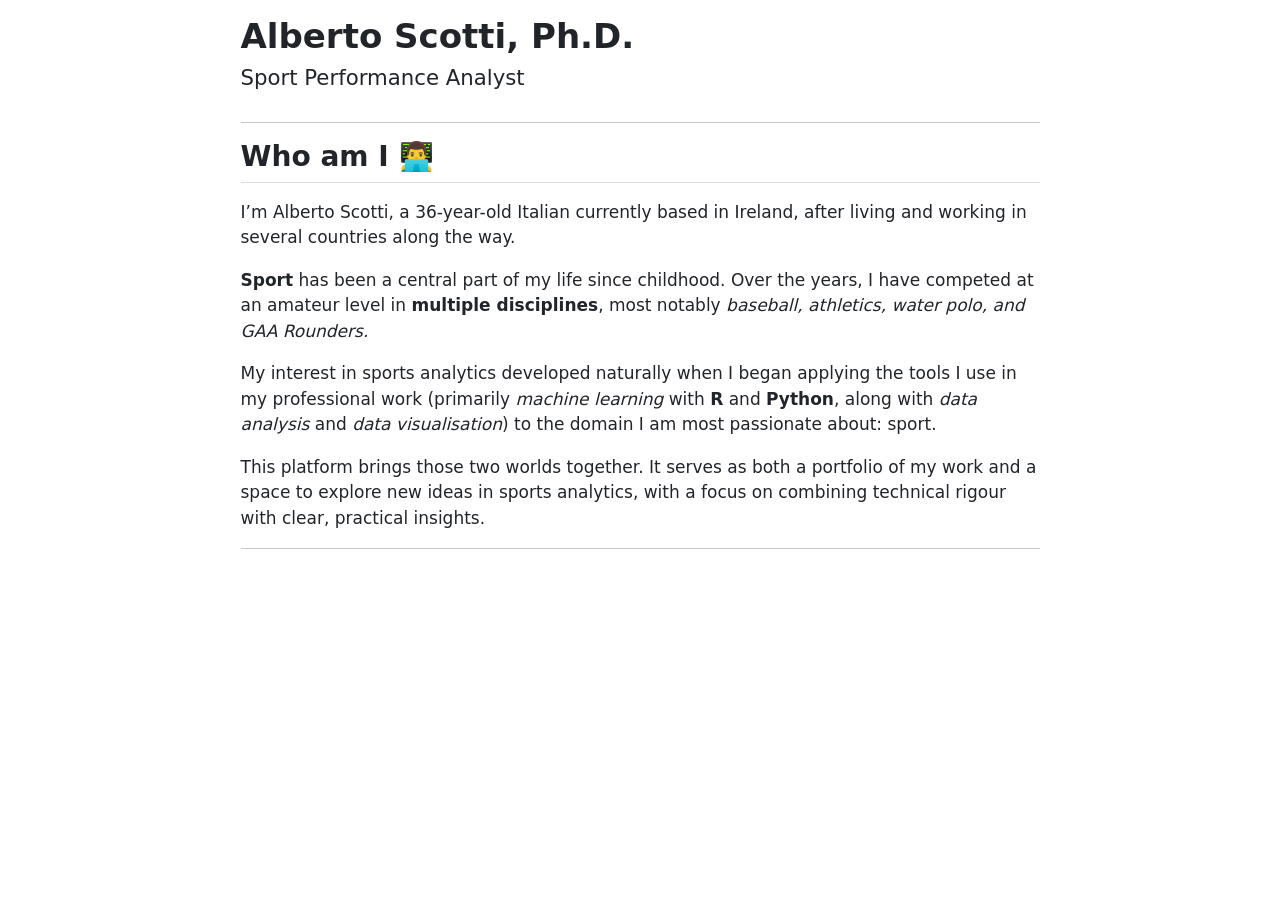
<file: index.html>
<!DOCTYPE html>
<html xmlns="http://www.w3.org/1999/xhtml" lang="en" xml:lang="en"><head>

<meta charset="utf-8">
<meta name="generator" content="quarto-1.9.37">

<meta name="viewport" content="width=device-width, initial-scale=1.0, user-scalable=yes">


<title>Alberto Scotti, Ph.D.</title>
<style>
/* Default styles provided by pandoc.
** See https://pandoc.org/MANUAL.html#variables-for-html for config info.
*/
code{white-space: pre-wrap;}
span.smallcaps{font-variant: small-caps;}
div.columns{display: flex; gap: min(4vw, 1.5em);}
div.column{flex: auto; overflow-x: auto;}
div.hanging-indent{margin-left: 1.5em; text-indent: -1.5em;}
ul.task-list{list-style: none;}
ul.task-list li input[type="checkbox"] {
  width: 0.8em;
  margin: 0 0.8em 0.2em -1em; /* quarto-specific, see https://github.com/quarto-dev/quarto-cli/issues/4556 */ 
  vertical-align: middle;
}
</style>


<script src="index_files/libs/clipboard/clipboard.min.js"></script>
<script src="index_files/libs/quarto-html/quarto.js" type="module"></script>
<script src="index_files/libs/quarto-html/tabsets/tabsets.js" type="module"></script>
<script src="index_files/libs/quarto-html/popper.min.js"></script>
<script src="index_files/libs/quarto-html/tippy.umd.min.js"></script>
<script src="index_files/libs/quarto-html/anchor.min.js"></script>
<link href="index_files/libs/quarto-html/tippy.css" rel="stylesheet">
<link href="index_files/libs/quarto-html/quarto-syntax-highlighting-7f8f88aac4f3542376d5c11b86a4c14d.css" rel="stylesheet" id="quarto-text-highlighting-styles">
<script src="index_files/libs/bootstrap/bootstrap.min.js"></script>
<link href="index_files/libs/bootstrap/bootstrap-icons.css" rel="stylesheet">
<link href="index_files/libs/bootstrap/bootstrap-efbb37e9afcc02144ebbc7afd12a776f.min.css" rel="stylesheet" append-hash="true" id="quarto-bootstrap" data-mode="light">


</head>

<body class="fullcontent quarto-light">

<div id="quarto-content" class="page-columns page-rows-contents page-layout-article">

<main class="content" id="quarto-document-content">

<header id="title-block-header" class="quarto-title-block default">
<div class="quarto-title">
<h1 class="title">Alberto Scotti, Ph.D.</h1>
<p class="subtitle lead">Sport Performance Analyst</p>
</div>



<div class="quarto-title-meta">

    
  
    
  </div>
  


</header>


<hr>
<section id="who-am-i" class="level2">
<h2 class="anchored" data-anchor-id="who-am-i">Who am I 👨‍💻</h2>
<p>I’m Alberto Scotti, a 36-year-old Italian currently based in Ireland, after living and working in several countries along the way.</p>
<p><strong>Sport</strong> has been a central part of my life since childhood. Over the years, I have competed at an amateur level in <strong>multiple disciplines</strong>, most notably <em>baseball, athletics, water polo, and GAA Rounders.</em></p>
<p>My interest in sports analytics developed naturally when I began applying the tools I use in my professional work (primarily <em>machine learning</em> with <strong>R</strong> and <strong>Python</strong>, along with <em>data analysis</em> and <em>data visualisation</em>) to the domain I am most passionate about: sport.</p>
<p>This platform brings those two worlds together. It serves as both a portfolio of my work and a space to explore new ideas in sports analytics, with a focus on combining technical rigour with clear, practical insights.</p>
<hr>
</section>

</main>
<!-- /main column -->
<script id="quarto-html-after-body" type="application/javascript">
  window.document.addEventListener("DOMContentLoaded", function (event) {
    const icon = "";
    const anchorJS = new window.AnchorJS();
    anchorJS.options = {
      placement: 'right',
      icon: icon
    };
    anchorJS.add('.anchored');
    const isCodeAnnotation = (el) => {
      for (const clz of el.classList) {
        if (clz.startsWith('code-annotation-')) {                     
          return true;
        }
      }
      return false;
    }
    const onCopySuccess = function(e) {
      // button target
      const button = e.trigger;
      // don't keep focus
      button.blur();
      // flash "checked"
      button.classList.add('code-copy-button-checked');
      var currentTitle = button.getAttribute("title");
      button.setAttribute("title", "Copied!");
      let tooltip;
      if (window.bootstrap) {
        button.setAttribute("data-bs-toggle", "tooltip");
        button.setAttribute("data-bs-placement", "left");
        button.setAttribute("data-bs-title", "Copied!");
        tooltip = new bootstrap.Tooltip(button, 
          { trigger: "manual", 
            customClass: "code-copy-button-tooltip",
            offset: [0, -8]});
        tooltip.show();    
      }
      setTimeout(function() {
        if (tooltip) {
          tooltip.hide();
          button.removeAttribute("data-bs-title");
          button.removeAttribute("data-bs-toggle");
          button.removeAttribute("data-bs-placement");
        }
        button.setAttribute("title", currentTitle);
        button.classList.remove('code-copy-button-checked');
      }, 1000);
      // clear code selection
      e.clearSelection();
    }
    const getTextToCopy = function(trigger) {
      const outerScaffold = trigger.parentElement.cloneNode(true);
      const codeEl = outerScaffold.querySelector('code');
      for (const childEl of codeEl.children) {
        if (isCodeAnnotation(childEl)) {
          childEl.remove();
        }
      }
      return codeEl.innerText;
    }
    const clipboard = new window.ClipboardJS('.code-copy-button:not([data-in-quarto-modal])', {
      text: getTextToCopy
    });
    clipboard.on('success', onCopySuccess);
    if (window.document.getElementById('quarto-embedded-source-code-modal')) {
      const clipboardModal = new window.ClipboardJS('.code-copy-button[data-in-quarto-modal]', {
        text: getTextToCopy,
        container: window.document.getElementById('quarto-embedded-source-code-modal')
      });
      clipboardModal.on('success', onCopySuccess);
    }
      var localhostRegex = new RegExp(/^(?:http|https):\/\/localhost\:?[0-9]*\//);
      var mailtoRegex = new RegExp(/^mailto:/);
        var filterRegex = new RegExp('/' + window.location.host + '/');
      var isInternal = (href) => {
          return filterRegex.test(href) || localhostRegex.test(href) || mailtoRegex.test(href);
      }
      // Inspect non-navigation links and adorn them if external
     var links = window.document.querySelectorAll('a[href]:not(.nav-link):not(.navbar-brand):not(.toc-action):not(.sidebar-link):not(.sidebar-item-toggle):not(.pagination-link):not(.no-external):not([aria-hidden]):not(.dropdown-item):not(.quarto-navigation-tool):not(.about-link)');
      for (var i=0; i<links.length; i++) {
        const link = links[i];
        if (!isInternal(link.href)) {
          // undo the damage that might have been done by quarto-nav.js in the case of
          // links that we want to consider external
          if (link.dataset.originalHref !== undefined) {
            link.href = link.dataset.originalHref;
          }
        }
      }
    function tippyHover(el, contentFn, onTriggerFn, onUntriggerFn) {
      const config = {
        allowHTML: true,
        maxWidth: 500,
        delay: 100,
        arrow: false,
        appendTo: function(el) {
            return el.parentElement;
        },
        interactive: true,
        interactiveBorder: 10,
        theme: 'quarto',
        placement: 'bottom-start',
      };
      if (contentFn) {
        config.content = contentFn;
      }
      if (onTriggerFn) {
        config.onTrigger = onTriggerFn;
      }
      if (onUntriggerFn) {
        config.onUntrigger = onUntriggerFn;
      }
      window.tippy(el, config); 
    }
    const noterefs = window.document.querySelectorAll('a[role="doc-noteref"]');
    for (var i=0; i<noterefs.length; i++) {
      const ref = noterefs[i];
      tippyHover(ref, function() {
        // use id or data attribute instead here
        let href = ref.getAttribute('data-footnote-href') || ref.getAttribute('href');
        try { href = new URL(href).hash; } catch {}
        const id = href.replace(/^#\/?/, "");
        const note = window.document.getElementById(id);
        if (note) {
          return note.innerHTML;
        } else {
          return "";
        }
      });
    }
    const xrefs = window.document.querySelectorAll('a.quarto-xref');
    const processXRef = (id, note) => {
      // Strip column container classes
      const stripColumnClz = (el) => {
        el.classList.remove("page-full", "page-columns");
        if (el.children) {
          for (const child of el.children) {
            stripColumnClz(child);
          }
        }
      }
      stripColumnClz(note)
      if (id === null || id.startsWith('sec-')) {
        // Special case sections, only their first couple elements
        const container = document.createElement("div");
        if (note.children && note.children.length > 2) {
          container.appendChild(note.children[0].cloneNode(true));
          for (let i = 1; i < note.children.length; i++) {
            const child = note.children[i];
            if (child.tagName === "P" && child.innerText === "") {
              continue;
            } else {
              container.appendChild(child.cloneNode(true));
              break;
            }
          }
          if (window.Quarto?.typesetMath) {
            window.Quarto.typesetMath(container);
          }
          return container.innerHTML
        } else {
          if (window.Quarto?.typesetMath) {
            window.Quarto.typesetMath(note);
          }
          return note.innerHTML;
        }
      } else {
        // Remove any anchor links if they are present
        const anchorLink = note.querySelector('a.anchorjs-link');
        if (anchorLink) {
          anchorLink.remove();
        }
        if (window.Quarto?.typesetMath) {
          window.Quarto.typesetMath(note);
        }
        if (note.classList.contains("callout")) {
          return note.outerHTML;
        } else {
          return note.innerHTML;
        }
      }
    }
    for (var i=0; i<xrefs.length; i++) {
      const xref = xrefs[i];
      tippyHover(xref, undefined, function(instance) {
        instance.disable();
        let url = xref.getAttribute('href');
        let hash = undefined; 
        if (url.startsWith('#')) {
          hash = url;
        } else {
          try { hash = new URL(url).hash; } catch {}
        }
        if (hash) {
          const id = hash.replace(/^#\/?/, "");
          const note = window.document.getElementById(id);
          if (note !== null) {
            try {
              const html = processXRef(id, note.cloneNode(true));
              instance.setContent(html);
            } finally {
              instance.enable();
              instance.show();
            }
          } else {
            // See if we can fetch this
            fetch(url.split('#')[0])
            .then(res => res.text())
            .then(html => {
              const parser = new DOMParser();
              const htmlDoc = parser.parseFromString(html, "text/html");
              const note = htmlDoc.getElementById(id);
              if (note !== null) {
                const html = processXRef(id, note);
                instance.setContent(html);
              } 
            }).finally(() => {
              instance.enable();
              instance.show();
            });
          }
        } else {
          // See if we can fetch a full url (with no hash to target)
          // This is a special case and we should probably do some content thinning / targeting
          fetch(url)
          .then(res => res.text())
          .then(html => {
            const parser = new DOMParser();
            const htmlDoc = parser.parseFromString(html, "text/html");
            const note = htmlDoc.querySelector('main.content');
            if (note !== null) {
              // This should only happen for chapter cross references
              // (since there is no id in the URL)
              // remove the first header
              if (note.children.length > 0 && note.children[0].tagName === "HEADER") {
                note.children[0].remove();
              }
              const html = processXRef(null, note);
              instance.setContent(html);
            } 
          }).finally(() => {
            instance.enable();
            instance.show();
          });
        }
      }, function(instance) {
      });
    }
        let selectedAnnoteEl;
        const selectorForAnnotation = ( cell, annotation) => {
          let cellAttr = 'data-code-cell="' + cell + '"';
          let lineAttr = 'data-code-annotation="' +  annotation + '"';
          const selector = 'span[' + cellAttr + '][' + lineAttr + ']';
          return selector;
        }
        const selectCodeLines = (annoteEl) => {
          const doc = window.document;
          const targetCell = annoteEl.getAttribute("data-target-cell");
          const targetAnnotation = annoteEl.getAttribute("data-target-annotation");
          const annoteSpan = window.document.querySelector(selectorForAnnotation(targetCell, targetAnnotation));
          const lines = annoteSpan.getAttribute("data-code-lines").split(",");
          const lineIds = lines.map((line) => {
            return targetCell + "-" + line;
          })
          let top = null;
          let height = null;
          let parent = null;
          if (lineIds.length > 0) {
              //compute the position of the single el (top and bottom and make a div)
              const el = window.document.getElementById(lineIds[0]);
              top = el.offsetTop;
              height = el.offsetHeight;
              parent = el.parentElement.parentElement;
            if (lineIds.length > 1) {
              const lastEl = window.document.getElementById(lineIds[lineIds.length - 1]);
              const bottom = lastEl.offsetTop + lastEl.offsetHeight;
              height = bottom - top;
            }
            if (top !== null && height !== null && parent !== null) {
              // cook up a div (if necessary) and position it 
              let div = window.document.getElementById("code-annotation-line-highlight");
              if (div === null) {
                div = window.document.createElement("div");
                div.setAttribute("id", "code-annotation-line-highlight");
                div.style.position = 'absolute';
                parent.appendChild(div);
              }
              div.style.top = top - 2 + "px";
              div.style.height = height + 4 + "px";
              div.style.left = 0;
              let gutterDiv = window.document.getElementById("code-annotation-line-highlight-gutter");
              if (gutterDiv === null) {
                gutterDiv = window.document.createElement("div");
                gutterDiv.setAttribute("id", "code-annotation-line-highlight-gutter");
                gutterDiv.style.position = 'absolute';
                const codeCell = window.document.getElementById(targetCell);
                const gutter = codeCell.querySelector('.code-annotation-gutter');
                gutter.appendChild(gutterDiv);
              }
              gutterDiv.style.top = top - 2 + "px";
              gutterDiv.style.height = height + 4 + "px";
            }
            selectedAnnoteEl = annoteEl;
          }
        };
        const unselectCodeLines = () => {
          const elementsIds = ["code-annotation-line-highlight", "code-annotation-line-highlight-gutter"];
          elementsIds.forEach((elId) => {
            const div = window.document.getElementById(elId);
            if (div) {
              div.remove();
            }
          });
          selectedAnnoteEl = undefined;
        };
          // Handle positioning of the toggle
      window.addEventListener(
        "resize",
        throttle(() => {
          elRect = undefined;
          if (selectedAnnoteEl) {
            selectCodeLines(selectedAnnoteEl);
          }
        }, 10)
      );
      function throttle(fn, ms) {
      let throttle = false;
      let timer;
        return (...args) => {
          if(!throttle) { // first call gets through
              fn.apply(this, args);
              throttle = true;
          } else { // all the others get throttled
              if(timer) clearTimeout(timer); // cancel #2
              timer = setTimeout(() => {
                fn.apply(this, args);
                timer = throttle = false;
              }, ms);
          }
        };
      }
        // Attach click handler to the DT
        const annoteDls = window.document.querySelectorAll('dt[data-target-cell]');
        for (const annoteDlNode of annoteDls) {
          annoteDlNode.addEventListener('click', (event) => {
            const clickedEl = event.target;
            if (clickedEl !== selectedAnnoteEl) {
              unselectCodeLines();
              const activeEl = window.document.querySelector('dt[data-target-cell].code-annotation-active');
              if (activeEl) {
                activeEl.classList.remove('code-annotation-active');
              }
              selectCodeLines(clickedEl);
              clickedEl.classList.add('code-annotation-active');
            } else {
              // Unselect the line
              unselectCodeLines();
              clickedEl.classList.remove('code-annotation-active');
            }
          });
        }
    const findCites = (el) => {
      const parentEl = el.parentElement;
      if (parentEl) {
        const cites = parentEl.dataset.cites;
        if (cites) {
          return {
            el,
            cites: cites.split(' ')
          };
        } else {
          return findCites(el.parentElement)
        }
      } else {
        return undefined;
      }
    };
    var bibliorefs = window.document.querySelectorAll('a[role="doc-biblioref"]');
    for (var i=0; i<bibliorefs.length; i++) {
      const ref = bibliorefs[i];
      const citeInfo = findCites(ref);
      if (citeInfo) {
        tippyHover(citeInfo.el, function() {
          var popup = window.document.createElement('div');
          citeInfo.cites.forEach(function(cite) {
            var citeDiv = window.document.createElement('div');
            citeDiv.classList.add('hanging-indent');
            citeDiv.classList.add('csl-entry');
            var biblioDiv = window.document.getElementById('ref-' + cite);
            if (biblioDiv) {
              citeDiv.innerHTML = biblioDiv.innerHTML;
            }
            popup.appendChild(citeDiv);
          });
          return popup.innerHTML;
        });
      }
    }
  });
  </script>
</div> <!-- /content -->




</body></html>
</file>
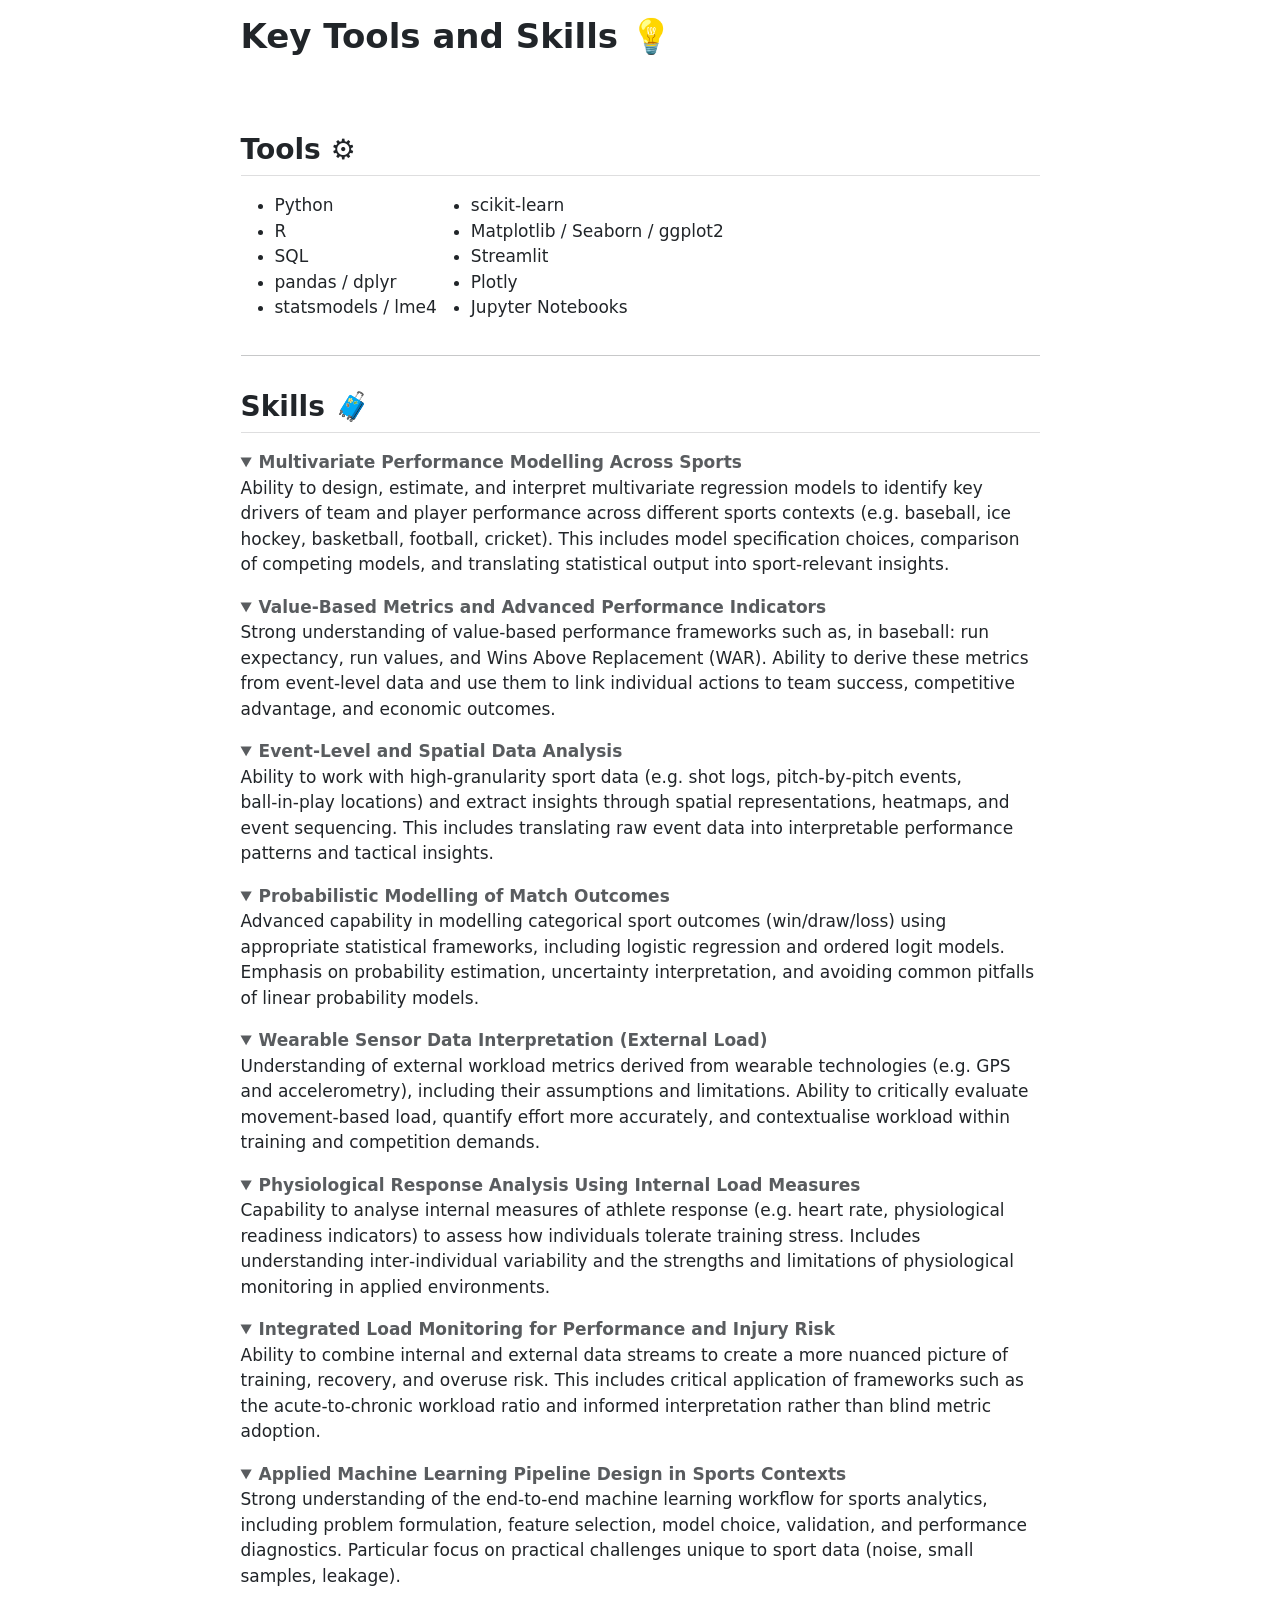
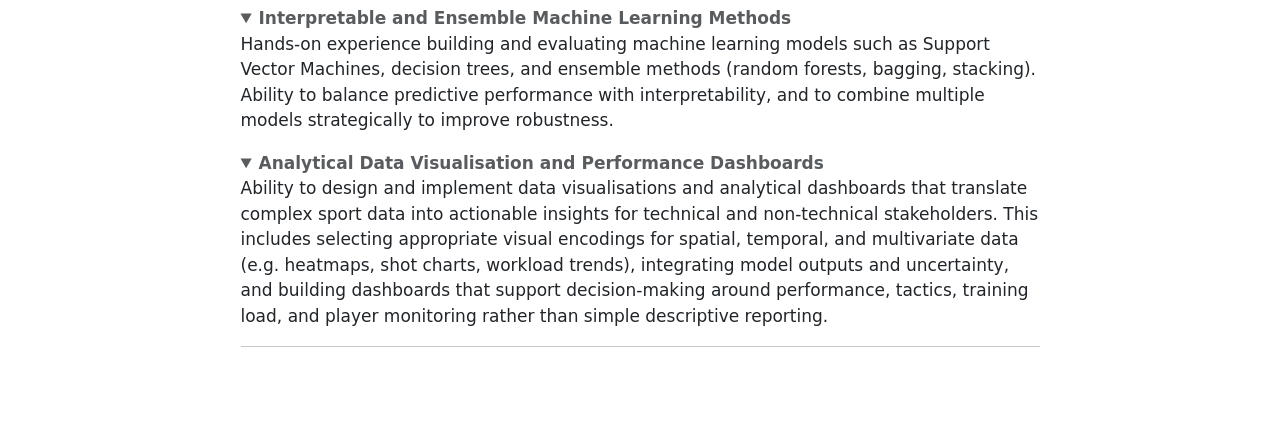
<file: web/aboutme/keyskills.html>
<!DOCTYPE html>
<html xmlns="http://www.w3.org/1999/xhtml" lang="en" xml:lang="en"><head>

<meta charset="utf-8">
<meta name="generator" content="quarto-1.9.37">

<meta name="viewport" content="width=device-width, initial-scale=1.0, user-scalable=yes">


<title>Key Tools and Skills 💡</title>
<style>
/* Default styles provided by pandoc.
** See https://pandoc.org/MANUAL.html#variables-for-html for config info.
*/
code{white-space: pre-wrap;}
span.smallcaps{font-variant: small-caps;}
div.columns{display: flex; gap: min(4vw, 1.5em);}
div.column{flex: auto; overflow-x: auto;}
div.hanging-indent{margin-left: 1.5em; text-indent: -1.5em;}
ul.task-list{list-style: none;}
ul.task-list li input[type="checkbox"] {
  width: 0.8em;
  margin: 0 0.8em 0.2em -1em; /* quarto-specific, see https://github.com/quarto-dev/quarto-cli/issues/4556 */ 
  vertical-align: middle;
}
</style>


<script src="keyskills_files/libs/clipboard/clipboard.min.js"></script>
<script src="keyskills_files/libs/quarto-html/quarto.js" type="module"></script>
<script src="keyskills_files/libs/quarto-html/tabsets/tabsets.js" type="module"></script>
<script src="keyskills_files/libs/quarto-html/popper.min.js"></script>
<script src="keyskills_files/libs/quarto-html/tippy.umd.min.js"></script>
<script src="keyskills_files/libs/quarto-html/anchor.min.js"></script>
<link href="keyskills_files/libs/quarto-html/tippy.css" rel="stylesheet">
<link href="keyskills_files/libs/quarto-html/quarto-syntax-highlighting-7f8f88aac4f3542376d5c11b86a4c14d.css" rel="stylesheet" id="quarto-text-highlighting-styles">
<script src="keyskills_files/libs/bootstrap/bootstrap.min.js"></script>
<link href="keyskills_files/libs/bootstrap/bootstrap-icons.css" rel="stylesheet">
<link href="keyskills_files/libs/bootstrap/bootstrap-efbb37e9afcc02144ebbc7afd12a776f.min.css" rel="stylesheet" append-hash="true" id="quarto-bootstrap" data-mode="light">


</head>

<body class="fullcontent quarto-light">

<div id="quarto-content" class="page-columns page-rows-contents page-layout-article">

<main class="content" id="quarto-document-content">

<header id="title-block-header" class="quarto-title-block default">
<div class="quarto-title">
<h1 class="title">Key Tools and Skills 💡</h1>
</div>



<div class="quarto-title-meta">

    
  
    
  </div>
  


</header>


<p><br></p>
<section id="tools" class="level2">
<h2 class="anchored" data-anchor-id="tools">Tools ⚙️</h2>
<div style="display: flex; margin-top: 0;">
<ul>
<li>
Python
</li>
<li>
R
</li>
<li>
SQL
</li>
<li>
pandas / dplyr
</li>
<li>
statsmodels / lme4
</li>
</ul>
<ul>
<li>
scikit‑learn
</li>
<li>
Matplotlib / Seaborn / ggplot2
</li>
<li>
Streamlit
</li>
<li>
Plotly
</li>
<li>
Jupyter Notebooks
</li>
</ul>
</div>
<hr>
</section>
<section id="skills" class="level2">
<h2 class="anchored" data-anchor-id="skills">Skills 🧳</h2>
<details open="">
<summary>
<strong>Multivariate Performance Modelling Across Sports</strong>
</summary>
Ability to design, estimate, and interpret multivariate regression models to identify key drivers of team and player performance across different sports contexts (e.g.&nbsp;baseball, ice hockey, basketball, football, cricket). This includes model specification choices, comparison of competing models, and translating statistical output into sport‑relevant insights.
</details>
<details open="">
<summary>
<strong>Value‑Based Metrics and Advanced Performance Indicators</strong>
</summary>
Strong understanding of value‑based performance frameworks such as, in baseball: run expectancy, run values, and Wins Above Replacement (WAR). Ability to derive these metrics from event‑level data and use them to link individual actions to team success, competitive advantage, and economic outcomes.
</details>
<details open="">
<summary>
<strong>Event‑Level and Spatial Data Analysis</strong>
</summary>
Ability to work with high‑granularity sport data (e.g.&nbsp;shot logs, pitch‑by‑pitch events, ball‑in‑play locations) and extract insights through spatial representations, heatmaps, and event sequencing. This includes translating raw event data into interpretable performance patterns and tactical insights.
</details>
<details open="">
<summary>
<strong>Probabilistic Modelling of Match Outcomes</strong>
</summary>
Advanced capability in modelling categorical sport outcomes (win/draw/loss) using appropriate statistical frameworks, including logistic regression and ordered logit models. Emphasis on probability estimation, uncertainty interpretation, and avoiding common pitfalls of linear probability models.
</details>
<details open="">
<summary>
<strong>Wearable Sensor Data Interpretation (External Load)</strong>
</summary>
Understanding of external workload metrics derived from wearable technologies (e.g.&nbsp;GPS and accelerometry), including their assumptions and limitations. Ability to critically evaluate movement‑based load, quantify effort more accurately, and contextualise workload within training and competition demands.
</details>
<details open="">
<summary>
<strong>Physiological Response Analysis Using Internal Load Measures</strong>
</summary>
Capability to analyse internal measures of athlete response (e.g.&nbsp;heart rate, physiological readiness indicators) to assess how individuals tolerate training stress. Includes understanding inter‑individual variability and the strengths and limitations of physiological monitoring in applied environments.
</details>
<details open="">
<summary>
<strong>Integrated Load Monitoring for Performance and Injury Risk</strong>
</summary>
Ability to combine internal and external data streams to create a more nuanced picture of training, recovery, and overuse risk. This includes critical application of frameworks such as the acute‑to‑chronic workload ratio and informed interpretation rather than blind metric adoption.
</details>
<details open="">
<summary>
<strong>Applied Machine Learning Pipeline Design in Sports Contexts</strong>
</summary>
Strong understanding of the end‑to‑end machine learning workflow for sports analytics, including problem formulation, feature selection, model choice, validation, and performance diagnostics. Particular focus on practical challenges unique to sport data (noise, small samples, leakage).
</details>
<details open="">
<summary>
<strong>Interpretable and Ensemble Machine Learning Methods</strong>
</summary>
Hands‑on experience building and evaluating machine learning models such as Support Vector Machines, decision trees, and ensemble methods (random forests, bagging, stacking). Ability to balance predictive performance with interpretability, and to combine multiple models strategically to improve robustness.
</details>
<details open="">
<summary>
<strong>Analytical Data Visualisation and Performance Dashboards</strong>
</summary>
Ability to design and implement data visualisations and analytical dashboards that translate complex sport data into actionable insights for technical and non‑technical stakeholders. This includes selecting appropriate visual encodings for spatial, temporal, and multivariate data (e.g.&nbsp;heatmaps, shot charts, workload trends), integrating model outputs and uncertainty, and building dashboards that support decision‑making around performance, tactics, training load, and player monitoring rather than simple descriptive reporting.
</details>
<hr>
</section>

</main>
<!-- /main column -->
<script id="quarto-html-after-body" type="application/javascript">
  window.document.addEventListener("DOMContentLoaded", function (event) {
    const icon = "";
    const anchorJS = new window.AnchorJS();
    anchorJS.options = {
      placement: 'right',
      icon: icon
    };
    anchorJS.add('.anchored');
    const isCodeAnnotation = (el) => {
      for (const clz of el.classList) {
        if (clz.startsWith('code-annotation-')) {                     
          return true;
        }
      }
      return false;
    }
    const onCopySuccess = function(e) {
      // button target
      const button = e.trigger;
      // don't keep focus
      button.blur();
      // flash "checked"
      button.classList.add('code-copy-button-checked');
      var currentTitle = button.getAttribute("title");
      button.setAttribute("title", "Copied!");
      let tooltip;
      if (window.bootstrap) {
        button.setAttribute("data-bs-toggle", "tooltip");
        button.setAttribute("data-bs-placement", "left");
        button.setAttribute("data-bs-title", "Copied!");
        tooltip = new bootstrap.Tooltip(button, 
          { trigger: "manual", 
            customClass: "code-copy-button-tooltip",
            offset: [0, -8]});
        tooltip.show();    
      }
      setTimeout(function() {
        if (tooltip) {
          tooltip.hide();
          button.removeAttribute("data-bs-title");
          button.removeAttribute("data-bs-toggle");
          button.removeAttribute("data-bs-placement");
        }
        button.setAttribute("title", currentTitle);
        button.classList.remove('code-copy-button-checked');
      }, 1000);
      // clear code selection
      e.clearSelection();
    }
    const getTextToCopy = function(trigger) {
      const outerScaffold = trigger.parentElement.cloneNode(true);
      const codeEl = outerScaffold.querySelector('code');
      for (const childEl of codeEl.children) {
        if (isCodeAnnotation(childEl)) {
          childEl.remove();
        }
      }
      return codeEl.innerText;
    }
    const clipboard = new window.ClipboardJS('.code-copy-button:not([data-in-quarto-modal])', {
      text: getTextToCopy
    });
    clipboard.on('success', onCopySuccess);
    if (window.document.getElementById('quarto-embedded-source-code-modal')) {
      const clipboardModal = new window.ClipboardJS('.code-copy-button[data-in-quarto-modal]', {
        text: getTextToCopy,
        container: window.document.getElementById('quarto-embedded-source-code-modal')
      });
      clipboardModal.on('success', onCopySuccess);
    }
      var localhostRegex = new RegExp(/^(?:http|https):\/\/localhost\:?[0-9]*\//);
      var mailtoRegex = new RegExp(/^mailto:/);
        var filterRegex = new RegExp('/' + window.location.host + '/');
      var isInternal = (href) => {
          return filterRegex.test(href) || localhostRegex.test(href) || mailtoRegex.test(href);
      }
      // Inspect non-navigation links and adorn them if external
     var links = window.document.querySelectorAll('a[href]:not(.nav-link):not(.navbar-brand):not(.toc-action):not(.sidebar-link):not(.sidebar-item-toggle):not(.pagination-link):not(.no-external):not([aria-hidden]):not(.dropdown-item):not(.quarto-navigation-tool):not(.about-link)');
      for (var i=0; i<links.length; i++) {
        const link = links[i];
        if (!isInternal(link.href)) {
          // undo the damage that might have been done by quarto-nav.js in the case of
          // links that we want to consider external
          if (link.dataset.originalHref !== undefined) {
            link.href = link.dataset.originalHref;
          }
        }
      }
    function tippyHover(el, contentFn, onTriggerFn, onUntriggerFn) {
      const config = {
        allowHTML: true,
        maxWidth: 500,
        delay: 100,
        arrow: false,
        appendTo: function(el) {
            return el.parentElement;
        },
        interactive: true,
        interactiveBorder: 10,
        theme: 'quarto',
        placement: 'bottom-start',
      };
      if (contentFn) {
        config.content = contentFn;
      }
      if (onTriggerFn) {
        config.onTrigger = onTriggerFn;
      }
      if (onUntriggerFn) {
        config.onUntrigger = onUntriggerFn;
      }
      window.tippy(el, config); 
    }
    const noterefs = window.document.querySelectorAll('a[role="doc-noteref"]');
    for (var i=0; i<noterefs.length; i++) {
      const ref = noterefs[i];
      tippyHover(ref, function() {
        // use id or data attribute instead here
        let href = ref.getAttribute('data-footnote-href') || ref.getAttribute('href');
        try { href = new URL(href).hash; } catch {}
        const id = href.replace(/^#\/?/, "");
        const note = window.document.getElementById(id);
        if (note) {
          return note.innerHTML;
        } else {
          return "";
        }
      });
    }
    const xrefs = window.document.querySelectorAll('a.quarto-xref');
    const processXRef = (id, note) => {
      // Strip column container classes
      const stripColumnClz = (el) => {
        el.classList.remove("page-full", "page-columns");
        if (el.children) {
          for (const child of el.children) {
            stripColumnClz(child);
          }
        }
      }
      stripColumnClz(note)
      if (id === null || id.startsWith('sec-')) {
        // Special case sections, only their first couple elements
        const container = document.createElement("div");
        if (note.children && note.children.length > 2) {
          container.appendChild(note.children[0].cloneNode(true));
          for (let i = 1; i < note.children.length; i++) {
            const child = note.children[i];
            if (child.tagName === "P" && child.innerText === "") {
              continue;
            } else {
              container.appendChild(child.cloneNode(true));
              break;
            }
          }
          if (window.Quarto?.typesetMath) {
            window.Quarto.typesetMath(container);
          }
          return container.innerHTML
        } else {
          if (window.Quarto?.typesetMath) {
            window.Quarto.typesetMath(note);
          }
          return note.innerHTML;
        }
      } else {
        // Remove any anchor links if they are present
        const anchorLink = note.querySelector('a.anchorjs-link');
        if (anchorLink) {
          anchorLink.remove();
        }
        if (window.Quarto?.typesetMath) {
          window.Quarto.typesetMath(note);
        }
        if (note.classList.contains("callout")) {
          return note.outerHTML;
        } else {
          return note.innerHTML;
        }
      }
    }
    for (var i=0; i<xrefs.length; i++) {
      const xref = xrefs[i];
      tippyHover(xref, undefined, function(instance) {
        instance.disable();
        let url = xref.getAttribute('href');
        let hash = undefined; 
        if (url.startsWith('#')) {
          hash = url;
        } else {
          try { hash = new URL(url).hash; } catch {}
        }
        if (hash) {
          const id = hash.replace(/^#\/?/, "");
          const note = window.document.getElementById(id);
          if (note !== null) {
            try {
              const html = processXRef(id, note.cloneNode(true));
              instance.setContent(html);
            } finally {
              instance.enable();
              instance.show();
            }
          } else {
            // See if we can fetch this
            fetch(url.split('#')[0])
            .then(res => res.text())
            .then(html => {
              const parser = new DOMParser();
              const htmlDoc = parser.parseFromString(html, "text/html");
              const note = htmlDoc.getElementById(id);
              if (note !== null) {
                const html = processXRef(id, note);
                instance.setContent(html);
              } 
            }).finally(() => {
              instance.enable();
              instance.show();
            });
          }
        } else {
          // See if we can fetch a full url (with no hash to target)
          // This is a special case and we should probably do some content thinning / targeting
          fetch(url)
          .then(res => res.text())
          .then(html => {
            const parser = new DOMParser();
            const htmlDoc = parser.parseFromString(html, "text/html");
            const note = htmlDoc.querySelector('main.content');
            if (note !== null) {
              // This should only happen for chapter cross references
              // (since there is no id in the URL)
              // remove the first header
              if (note.children.length > 0 && note.children[0].tagName === "HEADER") {
                note.children[0].remove();
              }
              const html = processXRef(null, note);
              instance.setContent(html);
            } 
          }).finally(() => {
            instance.enable();
            instance.show();
          });
        }
      }, function(instance) {
      });
    }
        let selectedAnnoteEl;
        const selectorForAnnotation = ( cell, annotation) => {
          let cellAttr = 'data-code-cell="' + cell + '"';
          let lineAttr = 'data-code-annotation="' +  annotation + '"';
          const selector = 'span[' + cellAttr + '][' + lineAttr + ']';
          return selector;
        }
        const selectCodeLines = (annoteEl) => {
          const doc = window.document;
          const targetCell = annoteEl.getAttribute("data-target-cell");
          const targetAnnotation = annoteEl.getAttribute("data-target-annotation");
          const annoteSpan = window.document.querySelector(selectorForAnnotation(targetCell, targetAnnotation));
          const lines = annoteSpan.getAttribute("data-code-lines").split(",");
          const lineIds = lines.map((line) => {
            return targetCell + "-" + line;
          })
          let top = null;
          let height = null;
          let parent = null;
          if (lineIds.length > 0) {
              //compute the position of the single el (top and bottom and make a div)
              const el = window.document.getElementById(lineIds[0]);
              top = el.offsetTop;
              height = el.offsetHeight;
              parent = el.parentElement.parentElement;
            if (lineIds.length > 1) {
              const lastEl = window.document.getElementById(lineIds[lineIds.length - 1]);
              const bottom = lastEl.offsetTop + lastEl.offsetHeight;
              height = bottom - top;
            }
            if (top !== null && height !== null && parent !== null) {
              // cook up a div (if necessary) and position it 
              let div = window.document.getElementById("code-annotation-line-highlight");
              if (div === null) {
                div = window.document.createElement("div");
                div.setAttribute("id", "code-annotation-line-highlight");
                div.style.position = 'absolute';
                parent.appendChild(div);
              }
              div.style.top = top - 2 + "px";
              div.style.height = height + 4 + "px";
              div.style.left = 0;
              let gutterDiv = window.document.getElementById("code-annotation-line-highlight-gutter");
              if (gutterDiv === null) {
                gutterDiv = window.document.createElement("div");
                gutterDiv.setAttribute("id", "code-annotation-line-highlight-gutter");
                gutterDiv.style.position = 'absolute';
                const codeCell = window.document.getElementById(targetCell);
                const gutter = codeCell.querySelector('.code-annotation-gutter');
                gutter.appendChild(gutterDiv);
              }
              gutterDiv.style.top = top - 2 + "px";
              gutterDiv.style.height = height + 4 + "px";
            }
            selectedAnnoteEl = annoteEl;
          }
        };
        const unselectCodeLines = () => {
          const elementsIds = ["code-annotation-line-highlight", "code-annotation-line-highlight-gutter"];
          elementsIds.forEach((elId) => {
            const div = window.document.getElementById(elId);
            if (div) {
              div.remove();
            }
          });
          selectedAnnoteEl = undefined;
        };
          // Handle positioning of the toggle
      window.addEventListener(
        "resize",
        throttle(() => {
          elRect = undefined;
          if (selectedAnnoteEl) {
            selectCodeLines(selectedAnnoteEl);
          }
        }, 10)
      );
      function throttle(fn, ms) {
      let throttle = false;
      let timer;
        return (...args) => {
          if(!throttle) { // first call gets through
              fn.apply(this, args);
              throttle = true;
          } else { // all the others get throttled
              if(timer) clearTimeout(timer); // cancel #2
              timer = setTimeout(() => {
                fn.apply(this, args);
                timer = throttle = false;
              }, ms);
          }
        };
      }
        // Attach click handler to the DT
        const annoteDls = window.document.querySelectorAll('dt[data-target-cell]');
        for (const annoteDlNode of annoteDls) {
          annoteDlNode.addEventListener('click', (event) => {
            const clickedEl = event.target;
            if (clickedEl !== selectedAnnoteEl) {
              unselectCodeLines();
              const activeEl = window.document.querySelector('dt[data-target-cell].code-annotation-active');
              if (activeEl) {
                activeEl.classList.remove('code-annotation-active');
              }
              selectCodeLines(clickedEl);
              clickedEl.classList.add('code-annotation-active');
            } else {
              // Unselect the line
              unselectCodeLines();
              clickedEl.classList.remove('code-annotation-active');
            }
          });
        }
    const findCites = (el) => {
      const parentEl = el.parentElement;
      if (parentEl) {
        const cites = parentEl.dataset.cites;
        if (cites) {
          return {
            el,
            cites: cites.split(' ')
          };
        } else {
          return findCites(el.parentElement)
        }
      } else {
        return undefined;
      }
    };
    var bibliorefs = window.document.querySelectorAll('a[role="doc-biblioref"]');
    for (var i=0; i<bibliorefs.length; i++) {
      const ref = bibliorefs[i];
      const citeInfo = findCites(ref);
      if (citeInfo) {
        tippyHover(citeInfo.el, function() {
          var popup = window.document.createElement('div');
          citeInfo.cites.forEach(function(cite) {
            var citeDiv = window.document.createElement('div');
            citeDiv.classList.add('hanging-indent');
            citeDiv.classList.add('csl-entry');
            var biblioDiv = window.document.getElementById('ref-' + cite);
            if (biblioDiv) {
              citeDiv.innerHTML = biblioDiv.innerHTML;
            }
            popup.appendChild(citeDiv);
          });
          return popup.innerHTML;
        });
      }
    }
  });
  </script>
</div> <!-- /content -->




</body></html>
</file>
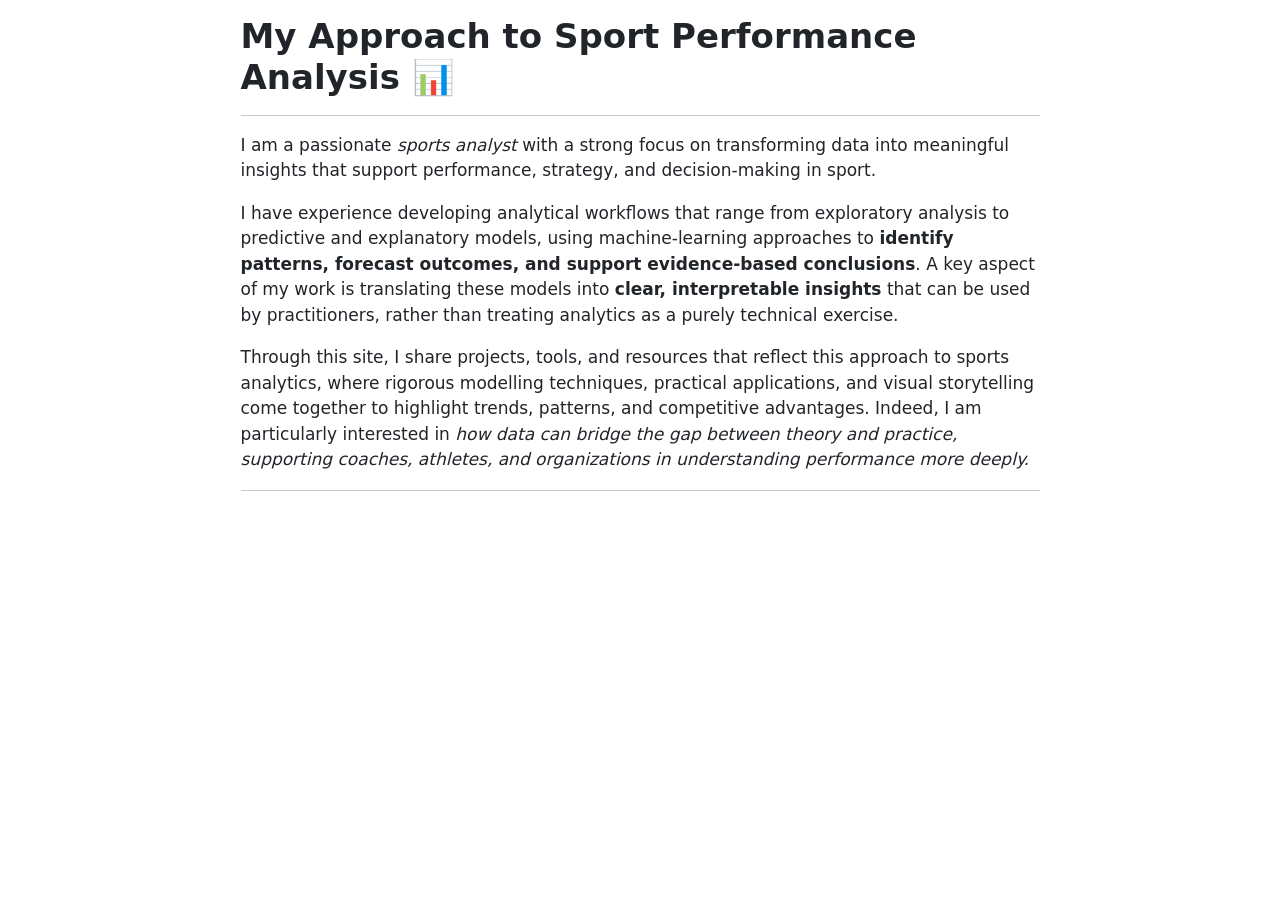
<file: web/aboutme/philosophy.html>
<!DOCTYPE html>
<html xmlns="http://www.w3.org/1999/xhtml" lang="en" xml:lang="en"><head>

<meta charset="utf-8">
<meta name="generator" content="quarto-1.9.37">

<meta name="viewport" content="width=device-width, initial-scale=1.0, user-scalable=yes">


<title>My Approach to Sport Performance Analysis 📊</title>
<style>
/* Default styles provided by pandoc.
** See https://pandoc.org/MANUAL.html#variables-for-html for config info.
*/
code{white-space: pre-wrap;}
span.smallcaps{font-variant: small-caps;}
div.columns{display: flex; gap: min(4vw, 1.5em);}
div.column{flex: auto; overflow-x: auto;}
div.hanging-indent{margin-left: 1.5em; text-indent: -1.5em;}
ul.task-list{list-style: none;}
ul.task-list li input[type="checkbox"] {
  width: 0.8em;
  margin: 0 0.8em 0.2em -1em; /* quarto-specific, see https://github.com/quarto-dev/quarto-cli/issues/4556 */ 
  vertical-align: middle;
}
</style>


<script src="philosophy_files/libs/clipboard/clipboard.min.js"></script>
<script src="philosophy_files/libs/quarto-html/quarto.js" type="module"></script>
<script src="philosophy_files/libs/quarto-html/tabsets/tabsets.js" type="module"></script>
<script src="philosophy_files/libs/quarto-html/popper.min.js"></script>
<script src="philosophy_files/libs/quarto-html/tippy.umd.min.js"></script>
<script src="philosophy_files/libs/quarto-html/anchor.min.js"></script>
<link href="philosophy_files/libs/quarto-html/tippy.css" rel="stylesheet">
<link href="philosophy_files/libs/quarto-html/quarto-syntax-highlighting-7f8f88aac4f3542376d5c11b86a4c14d.css" rel="stylesheet" id="quarto-text-highlighting-styles">
<script src="philosophy_files/libs/bootstrap/bootstrap.min.js"></script>
<link href="philosophy_files/libs/bootstrap/bootstrap-icons.css" rel="stylesheet">
<link href="philosophy_files/libs/bootstrap/bootstrap-efbb37e9afcc02144ebbc7afd12a776f.min.css" rel="stylesheet" append-hash="true" id="quarto-bootstrap" data-mode="light">


</head>

<body class="fullcontent quarto-light">

<div id="quarto-content" class="page-columns page-rows-contents page-layout-article">

<main class="content" id="quarto-document-content">

<header id="title-block-header" class="quarto-title-block default">
<div class="quarto-title">
<h1 class="title">My Approach to Sport Performance Analysis 📊</h1>
</div>



<div class="quarto-title-meta">

    
  
    
  </div>
  


</header>


<hr>
<p>I am a passionate <em>sports analyst</em> with a strong focus on transforming data into meaningful insights that support performance, strategy, and decision‑making in sport.</p>
<p>I have experience developing analytical workflows that range from exploratory analysis to predictive and explanatory models, using machine‑learning approaches to <strong>identify patterns, forecast outcomes, and support evidence‑based conclusions</strong>. A key aspect of my work is translating these models into <strong>clear, interpretable insights</strong> that can be used by practitioners, rather than treating analytics as a purely technical exercise.</p>
<p>Through this site, I share projects, tools, and resources that reflect this approach to sports analytics, where rigorous modelling techniques, practical applications, and visual storytelling come together to highlight trends, patterns, and competitive advantages. Indeed, I am particularly interested in <em>how data can bridge the gap between theory and practice, supporting coaches, athletes, and organizations in understanding performance more deeply.</em></p>
<hr>

</main>
<!-- /main column -->
<script id="quarto-html-after-body" type="application/javascript">
  window.document.addEventListener("DOMContentLoaded", function (event) {
    const icon = "";
    const anchorJS = new window.AnchorJS();
    anchorJS.options = {
      placement: 'right',
      icon: icon
    };
    anchorJS.add('.anchored');
    const isCodeAnnotation = (el) => {
      for (const clz of el.classList) {
        if (clz.startsWith('code-annotation-')) {                     
          return true;
        }
      }
      return false;
    }
    const onCopySuccess = function(e) {
      // button target
      const button = e.trigger;
      // don't keep focus
      button.blur();
      // flash "checked"
      button.classList.add('code-copy-button-checked');
      var currentTitle = button.getAttribute("title");
      button.setAttribute("title", "Copied!");
      let tooltip;
      if (window.bootstrap) {
        button.setAttribute("data-bs-toggle", "tooltip");
        button.setAttribute("data-bs-placement", "left");
        button.setAttribute("data-bs-title", "Copied!");
        tooltip = new bootstrap.Tooltip(button, 
          { trigger: "manual", 
            customClass: "code-copy-button-tooltip",
            offset: [0, -8]});
        tooltip.show();    
      }
      setTimeout(function() {
        if (tooltip) {
          tooltip.hide();
          button.removeAttribute("data-bs-title");
          button.removeAttribute("data-bs-toggle");
          button.removeAttribute("data-bs-placement");
        }
        button.setAttribute("title", currentTitle);
        button.classList.remove('code-copy-button-checked');
      }, 1000);
      // clear code selection
      e.clearSelection();
    }
    const getTextToCopy = function(trigger) {
      const outerScaffold = trigger.parentElement.cloneNode(true);
      const codeEl = outerScaffold.querySelector('code');
      for (const childEl of codeEl.children) {
        if (isCodeAnnotation(childEl)) {
          childEl.remove();
        }
      }
      return codeEl.innerText;
    }
    const clipboard = new window.ClipboardJS('.code-copy-button:not([data-in-quarto-modal])', {
      text: getTextToCopy
    });
    clipboard.on('success', onCopySuccess);
    if (window.document.getElementById('quarto-embedded-source-code-modal')) {
      const clipboardModal = new window.ClipboardJS('.code-copy-button[data-in-quarto-modal]', {
        text: getTextToCopy,
        container: window.document.getElementById('quarto-embedded-source-code-modal')
      });
      clipboardModal.on('success', onCopySuccess);
    }
      var localhostRegex = new RegExp(/^(?:http|https):\/\/localhost\:?[0-9]*\//);
      var mailtoRegex = new RegExp(/^mailto:/);
        var filterRegex = new RegExp('/' + window.location.host + '/');
      var isInternal = (href) => {
          return filterRegex.test(href) || localhostRegex.test(href) || mailtoRegex.test(href);
      }
      // Inspect non-navigation links and adorn them if external
     var links = window.document.querySelectorAll('a[href]:not(.nav-link):not(.navbar-brand):not(.toc-action):not(.sidebar-link):not(.sidebar-item-toggle):not(.pagination-link):not(.no-external):not([aria-hidden]):not(.dropdown-item):not(.quarto-navigation-tool):not(.about-link)');
      for (var i=0; i<links.length; i++) {
        const link = links[i];
        if (!isInternal(link.href)) {
          // undo the damage that might have been done by quarto-nav.js in the case of
          // links that we want to consider external
          if (link.dataset.originalHref !== undefined) {
            link.href = link.dataset.originalHref;
          }
        }
      }
    function tippyHover(el, contentFn, onTriggerFn, onUntriggerFn) {
      const config = {
        allowHTML: true,
        maxWidth: 500,
        delay: 100,
        arrow: false,
        appendTo: function(el) {
            return el.parentElement;
        },
        interactive: true,
        interactiveBorder: 10,
        theme: 'quarto',
        placement: 'bottom-start',
      };
      if (contentFn) {
        config.content = contentFn;
      }
      if (onTriggerFn) {
        config.onTrigger = onTriggerFn;
      }
      if (onUntriggerFn) {
        config.onUntrigger = onUntriggerFn;
      }
      window.tippy(el, config); 
    }
    const noterefs = window.document.querySelectorAll('a[role="doc-noteref"]');
    for (var i=0; i<noterefs.length; i++) {
      const ref = noterefs[i];
      tippyHover(ref, function() {
        // use id or data attribute instead here
        let href = ref.getAttribute('data-footnote-href') || ref.getAttribute('href');
        try { href = new URL(href).hash; } catch {}
        const id = href.replace(/^#\/?/, "");
        const note = window.document.getElementById(id);
        if (note) {
          return note.innerHTML;
        } else {
          return "";
        }
      });
    }
    const xrefs = window.document.querySelectorAll('a.quarto-xref');
    const processXRef = (id, note) => {
      // Strip column container classes
      const stripColumnClz = (el) => {
        el.classList.remove("page-full", "page-columns");
        if (el.children) {
          for (const child of el.children) {
            stripColumnClz(child);
          }
        }
      }
      stripColumnClz(note)
      if (id === null || id.startsWith('sec-')) {
        // Special case sections, only their first couple elements
        const container = document.createElement("div");
        if (note.children && note.children.length > 2) {
          container.appendChild(note.children[0].cloneNode(true));
          for (let i = 1; i < note.children.length; i++) {
            const child = note.children[i];
            if (child.tagName === "P" && child.innerText === "") {
              continue;
            } else {
              container.appendChild(child.cloneNode(true));
              break;
            }
          }
          if (window.Quarto?.typesetMath) {
            window.Quarto.typesetMath(container);
          }
          return container.innerHTML
        } else {
          if (window.Quarto?.typesetMath) {
            window.Quarto.typesetMath(note);
          }
          return note.innerHTML;
        }
      } else {
        // Remove any anchor links if they are present
        const anchorLink = note.querySelector('a.anchorjs-link');
        if (anchorLink) {
          anchorLink.remove();
        }
        if (window.Quarto?.typesetMath) {
          window.Quarto.typesetMath(note);
        }
        if (note.classList.contains("callout")) {
          return note.outerHTML;
        } else {
          return note.innerHTML;
        }
      }
    }
    for (var i=0; i<xrefs.length; i++) {
      const xref = xrefs[i];
      tippyHover(xref, undefined, function(instance) {
        instance.disable();
        let url = xref.getAttribute('href');
        let hash = undefined; 
        if (url.startsWith('#')) {
          hash = url;
        } else {
          try { hash = new URL(url).hash; } catch {}
        }
        if (hash) {
          const id = hash.replace(/^#\/?/, "");
          const note = window.document.getElementById(id);
          if (note !== null) {
            try {
              const html = processXRef(id, note.cloneNode(true));
              instance.setContent(html);
            } finally {
              instance.enable();
              instance.show();
            }
          } else {
            // See if we can fetch this
            fetch(url.split('#')[0])
            .then(res => res.text())
            .then(html => {
              const parser = new DOMParser();
              const htmlDoc = parser.parseFromString(html, "text/html");
              const note = htmlDoc.getElementById(id);
              if (note !== null) {
                const html = processXRef(id, note);
                instance.setContent(html);
              } 
            }).finally(() => {
              instance.enable();
              instance.show();
            });
          }
        } else {
          // See if we can fetch a full url (with no hash to target)
          // This is a special case and we should probably do some content thinning / targeting
          fetch(url)
          .then(res => res.text())
          .then(html => {
            const parser = new DOMParser();
            const htmlDoc = parser.parseFromString(html, "text/html");
            const note = htmlDoc.querySelector('main.content');
            if (note !== null) {
              // This should only happen for chapter cross references
              // (since there is no id in the URL)
              // remove the first header
              if (note.children.length > 0 && note.children[0].tagName === "HEADER") {
                note.children[0].remove();
              }
              const html = processXRef(null, note);
              instance.setContent(html);
            } 
          }).finally(() => {
            instance.enable();
            instance.show();
          });
        }
      }, function(instance) {
      });
    }
        let selectedAnnoteEl;
        const selectorForAnnotation = ( cell, annotation) => {
          let cellAttr = 'data-code-cell="' + cell + '"';
          let lineAttr = 'data-code-annotation="' +  annotation + '"';
          const selector = 'span[' + cellAttr + '][' + lineAttr + ']';
          return selector;
        }
        const selectCodeLines = (annoteEl) => {
          const doc = window.document;
          const targetCell = annoteEl.getAttribute("data-target-cell");
          const targetAnnotation = annoteEl.getAttribute("data-target-annotation");
          const annoteSpan = window.document.querySelector(selectorForAnnotation(targetCell, targetAnnotation));
          const lines = annoteSpan.getAttribute("data-code-lines").split(",");
          const lineIds = lines.map((line) => {
            return targetCell + "-" + line;
          })
          let top = null;
          let height = null;
          let parent = null;
          if (lineIds.length > 0) {
              //compute the position of the single el (top and bottom and make a div)
              const el = window.document.getElementById(lineIds[0]);
              top = el.offsetTop;
              height = el.offsetHeight;
              parent = el.parentElement.parentElement;
            if (lineIds.length > 1) {
              const lastEl = window.document.getElementById(lineIds[lineIds.length - 1]);
              const bottom = lastEl.offsetTop + lastEl.offsetHeight;
              height = bottom - top;
            }
            if (top !== null && height !== null && parent !== null) {
              // cook up a div (if necessary) and position it 
              let div = window.document.getElementById("code-annotation-line-highlight");
              if (div === null) {
                div = window.document.createElement("div");
                div.setAttribute("id", "code-annotation-line-highlight");
                div.style.position = 'absolute';
                parent.appendChild(div);
              }
              div.style.top = top - 2 + "px";
              div.style.height = height + 4 + "px";
              div.style.left = 0;
              let gutterDiv = window.document.getElementById("code-annotation-line-highlight-gutter");
              if (gutterDiv === null) {
                gutterDiv = window.document.createElement("div");
                gutterDiv.setAttribute("id", "code-annotation-line-highlight-gutter");
                gutterDiv.style.position = 'absolute';
                const codeCell = window.document.getElementById(targetCell);
                const gutter = codeCell.querySelector('.code-annotation-gutter');
                gutter.appendChild(gutterDiv);
              }
              gutterDiv.style.top = top - 2 + "px";
              gutterDiv.style.height = height + 4 + "px";
            }
            selectedAnnoteEl = annoteEl;
          }
        };
        const unselectCodeLines = () => {
          const elementsIds = ["code-annotation-line-highlight", "code-annotation-line-highlight-gutter"];
          elementsIds.forEach((elId) => {
            const div = window.document.getElementById(elId);
            if (div) {
              div.remove();
            }
          });
          selectedAnnoteEl = undefined;
        };
          // Handle positioning of the toggle
      window.addEventListener(
        "resize",
        throttle(() => {
          elRect = undefined;
          if (selectedAnnoteEl) {
            selectCodeLines(selectedAnnoteEl);
          }
        }, 10)
      );
      function throttle(fn, ms) {
      let throttle = false;
      let timer;
        return (...args) => {
          if(!throttle) { // first call gets through
              fn.apply(this, args);
              throttle = true;
          } else { // all the others get throttled
              if(timer) clearTimeout(timer); // cancel #2
              timer = setTimeout(() => {
                fn.apply(this, args);
                timer = throttle = false;
              }, ms);
          }
        };
      }
        // Attach click handler to the DT
        const annoteDls = window.document.querySelectorAll('dt[data-target-cell]');
        for (const annoteDlNode of annoteDls) {
          annoteDlNode.addEventListener('click', (event) => {
            const clickedEl = event.target;
            if (clickedEl !== selectedAnnoteEl) {
              unselectCodeLines();
              const activeEl = window.document.querySelector('dt[data-target-cell].code-annotation-active');
              if (activeEl) {
                activeEl.classList.remove('code-annotation-active');
              }
              selectCodeLines(clickedEl);
              clickedEl.classList.add('code-annotation-active');
            } else {
              // Unselect the line
              unselectCodeLines();
              clickedEl.classList.remove('code-annotation-active');
            }
          });
        }
    const findCites = (el) => {
      const parentEl = el.parentElement;
      if (parentEl) {
        const cites = parentEl.dataset.cites;
        if (cites) {
          return {
            el,
            cites: cites.split(' ')
          };
        } else {
          return findCites(el.parentElement)
        }
      } else {
        return undefined;
      }
    };
    var bibliorefs = window.document.querySelectorAll('a[role="doc-biblioref"]');
    for (var i=0; i<bibliorefs.length; i++) {
      const ref = bibliorefs[i];
      const citeInfo = findCites(ref);
      if (citeInfo) {
        tippyHover(citeInfo.el, function() {
          var popup = window.document.createElement('div');
          citeInfo.cites.forEach(function(cite) {
            var citeDiv = window.document.createElement('div');
            citeDiv.classList.add('hanging-indent');
            citeDiv.classList.add('csl-entry');
            var biblioDiv = window.document.getElementById('ref-' + cite);
            if (biblioDiv) {
              citeDiv.innerHTML = biblioDiv.innerHTML;
            }
            popup.appendChild(citeDiv);
          });
          return popup.innerHTML;
        });
      }
    }
  });
  </script>
</div> <!-- /content -->




</body></html>
</file>
<file: index_files/libs/quarto-html/tippy.css>
.tippy-box[data-animation=fade][data-state=hidden]{opacity:0}[data-tippy-root]{max-width:calc(100vw - 10px)}.tippy-box{position:relative;background-color:#333;color:#fff;border-radius:4px;font-size:14px;line-height:1.4;white-space:normal;outline:0;transition-property:transform,visibility,opacity}.tippy-box[data-placement^=top]>.tippy-arrow{bottom:0}.tippy-box[data-placement^=top]>.tippy-arrow:before{bottom:-7px;left:0;border-width:8px 8px 0;border-top-color:initial;transform-origin:center top}.tippy-box[data-placement^=bottom]>.tippy-arrow{top:0}.tippy-box[data-placement^=bottom]>.tippy-arrow:before{top:-7px;left:0;border-width:0 8px 8px;border-bottom-color:initial;transform-origin:center bottom}.tippy-box[data-placement^=left]>.tippy-arrow{right:0}.tippy-box[data-placement^=left]>.tippy-arrow:before{border-width:8px 0 8px 8px;border-left-color:initial;right:-7px;transform-origin:center left}.tippy-box[data-placement^=right]>.tippy-arrow{left:0}.tippy-box[data-placement^=right]>.tippy-arrow:before{left:-7px;border-width:8px 8px 8px 0;border-right-color:initial;transform-origin:center right}.tippy-box[data-inertia][data-state=visible]{transition-timing-function:cubic-bezier(.54,1.5,.38,1.11)}.tippy-arrow{width:16px;height:16px;color:#333}.tippy-arrow:before{content:"";position:absolute;border-color:transparent;border-style:solid}.tippy-content{position:relative;padding:5px 9px;z-index:1}
</file>
<file: index_files/libs/quarto-html/quarto-syntax-highlighting-7f8f88aac4f3542376d5c11b86a4c14d.css>
/* quarto syntax highlight colors */
:root {
  --quarto-hl-ot-color: #003B4F;
  --quarto-hl-at-color: #657422;
  --quarto-hl-ss-color: #20794D;
  --quarto-hl-an-color: #5E5E5E;
  --quarto-hl-fu-color: #4758AB;
  --quarto-hl-st-color: #20794D;
  --quarto-hl-cf-color: #003B4F;
  --quarto-hl-op-color: #5E5E5E;
  --quarto-hl-er-color: #AD0000;
  --quarto-hl-bn-color: #AD0000;
  --quarto-hl-al-color: #AD0000;
  --quarto-hl-va-color: #111111;
  --quarto-hl-bu-color: inherit;
  --quarto-hl-ex-color: inherit;
  --quarto-hl-pp-color: #AD0000;
  --quarto-hl-in-color: #5E5E5E;
  --quarto-hl-vs-color: #20794D;
  --quarto-hl-wa-color: #5E5E5E;
  --quarto-hl-do-color: #5E5E5E;
  --quarto-hl-im-color: #00769E;
  --quarto-hl-ch-color: #20794D;
  --quarto-hl-dt-color: #AD0000;
  --quarto-hl-fl-color: #AD0000;
  --quarto-hl-co-color: #5E5E5E;
  --quarto-hl-cv-color: #5E5E5E;
  --quarto-hl-cn-color: #8f5902;
  --quarto-hl-sc-color: #5E5E5E;
  --quarto-hl-dv-color: #AD0000;
  --quarto-hl-kw-color: #003B4F;
}

/* other quarto variables */
:root {
  --quarto-font-monospace: SFMono-Regular, Menlo, Monaco, Consolas, "Liberation Mono", "Courier New", monospace;
}

/* syntax highlight based on Pandoc's rules */
pre > code.sourceCode > span {
  color: #003B4F;
}

code.sourceCode > span {
  color: #003B4F;
}

div.sourceCode,
div.sourceCode pre.sourceCode {
  color: #003B4F;
}

/* Normal */
code span {
  color: #003B4F;
}

/* Alert */
code span.al {
  color: #AD0000;
  font-style: inherit;
}

/* Annotation */
code span.an {
  color: #5E5E5E;
  font-style: inherit;
}

/* Attribute */
code span.at {
  color: #657422;
  font-style: inherit;
}

/* BaseN */
code span.bn {
  color: #AD0000;
  font-style: inherit;
}

/* BuiltIn */
code span.bu {
  font-style: inherit;
}

/* ControlFlow */
code span.cf {
  color: #003B4F;
  font-weight: bold;
  font-style: inherit;
}

/* Char */
code span.ch {
  color: #20794D;
  font-style: inherit;
}

/* Constant */
code span.cn {
  color: #8f5902;
  font-style: inherit;
}

/* Comment */
code span.co {
  color: #5E5E5E;
  font-style: inherit;
}

/* CommentVar */
code span.cv {
  color: #5E5E5E;
  font-style: italic;
}

/* Documentation */
code span.do {
  color: #5E5E5E;
  font-style: italic;
}

/* DataType */
code span.dt {
  color: #AD0000;
  font-style: inherit;
}

/* DecVal */
code span.dv {
  color: #AD0000;
  font-style: inherit;
}

/* Error */
code span.er {
  color: #AD0000;
  font-style: inherit;
}

/* Extension */
code span.ex {
  font-style: inherit;
}

/* Float */
code span.fl {
  color: #AD0000;
  font-style: inherit;
}

/* Function */
code span.fu {
  color: #4758AB;
  font-style: inherit;
}

/* Import */
code span.im {
  color: #00769E;
  font-style: inherit;
}

/* Information */
code span.in {
  color: #5E5E5E;
  font-style: inherit;
}

/* Keyword */
code span.kw {
  color: #003B4F;
  font-weight: bold;
  font-style: inherit;
}

/* Operator */
code span.op {
  color: #5E5E5E;
  font-style: inherit;
}

/* Other */
code span.ot {
  color: #003B4F;
  font-style: inherit;
}

/* Preprocessor */
code span.pp {
  color: #AD0000;
  font-style: inherit;
}

/* SpecialChar */
code span.sc {
  color: #5E5E5E;
  font-style: inherit;
}

/* SpecialString */
code span.ss {
  color: #20794D;
  font-style: inherit;
}

/* String */
code span.st {
  color: #20794D;
  font-style: inherit;
}

/* Variable */
code span.va {
  color: #111111;
  font-style: inherit;
}

/* VerbatimString */
code span.vs {
  color: #20794D;
  font-style: inherit;
}

/* Warning */
code span.wa {
  color: #5E5E5E;
  font-style: italic;
}

.prevent-inlining {
  content: "</";
}

/*# sourceMappingURL=789ad8cd35626ba772517505b42a116e.css.map */
</file>
<file: web/aboutme/keyskills_files/libs/quarto-html/tippy.css>
.tippy-box[data-animation=fade][data-state=hidden]{opacity:0}[data-tippy-root]{max-width:calc(100vw - 10px)}.tippy-box{position:relative;background-color:#333;color:#fff;border-radius:4px;font-size:14px;line-height:1.4;white-space:normal;outline:0;transition-property:transform,visibility,opacity}.tippy-box[data-placement^=top]>.tippy-arrow{bottom:0}.tippy-box[data-placement^=top]>.tippy-arrow:before{bottom:-7px;left:0;border-width:8px 8px 0;border-top-color:initial;transform-origin:center top}.tippy-box[data-placement^=bottom]>.tippy-arrow{top:0}.tippy-box[data-placement^=bottom]>.tippy-arrow:before{top:-7px;left:0;border-width:0 8px 8px;border-bottom-color:initial;transform-origin:center bottom}.tippy-box[data-placement^=left]>.tippy-arrow{right:0}.tippy-box[data-placement^=left]>.tippy-arrow:before{border-width:8px 0 8px 8px;border-left-color:initial;right:-7px;transform-origin:center left}.tippy-box[data-placement^=right]>.tippy-arrow{left:0}.tippy-box[data-placement^=right]>.tippy-arrow:before{left:-7px;border-width:8px 8px 8px 0;border-right-color:initial;transform-origin:center right}.tippy-box[data-inertia][data-state=visible]{transition-timing-function:cubic-bezier(.54,1.5,.38,1.11)}.tippy-arrow{width:16px;height:16px;color:#333}.tippy-arrow:before{content:"";position:absolute;border-color:transparent;border-style:solid}.tippy-content{position:relative;padding:5px 9px;z-index:1}
</file>
<file: web/aboutme/keyskills_files/libs/quarto-html/quarto-syntax-highlighting-7f8f88aac4f3542376d5c11b86a4c14d.css>
/* quarto syntax highlight colors */
:root {
  --quarto-hl-ot-color: #003B4F;
  --quarto-hl-at-color: #657422;
  --quarto-hl-ss-color: #20794D;
  --quarto-hl-an-color: #5E5E5E;
  --quarto-hl-fu-color: #4758AB;
  --quarto-hl-st-color: #20794D;
  --quarto-hl-cf-color: #003B4F;
  --quarto-hl-op-color: #5E5E5E;
  --quarto-hl-er-color: #AD0000;
  --quarto-hl-bn-color: #AD0000;
  --quarto-hl-al-color: #AD0000;
  --quarto-hl-va-color: #111111;
  --quarto-hl-bu-color: inherit;
  --quarto-hl-ex-color: inherit;
  --quarto-hl-pp-color: #AD0000;
  --quarto-hl-in-color: #5E5E5E;
  --quarto-hl-vs-color: #20794D;
  --quarto-hl-wa-color: #5E5E5E;
  --quarto-hl-do-color: #5E5E5E;
  --quarto-hl-im-color: #00769E;
  --quarto-hl-ch-color: #20794D;
  --quarto-hl-dt-color: #AD0000;
  --quarto-hl-fl-color: #AD0000;
  --quarto-hl-co-color: #5E5E5E;
  --quarto-hl-cv-color: #5E5E5E;
  --quarto-hl-cn-color: #8f5902;
  --quarto-hl-sc-color: #5E5E5E;
  --quarto-hl-dv-color: #AD0000;
  --quarto-hl-kw-color: #003B4F;
}

/* other quarto variables */
:root {
  --quarto-font-monospace: SFMono-Regular, Menlo, Monaco, Consolas, "Liberation Mono", "Courier New", monospace;
}

/* syntax highlight based on Pandoc's rules */
pre > code.sourceCode > span {
  color: #003B4F;
}

code.sourceCode > span {
  color: #003B4F;
}

div.sourceCode,
div.sourceCode pre.sourceCode {
  color: #003B4F;
}

/* Normal */
code span {
  color: #003B4F;
}

/* Alert */
code span.al {
  color: #AD0000;
  font-style: inherit;
}

/* Annotation */
code span.an {
  color: #5E5E5E;
  font-style: inherit;
}

/* Attribute */
code span.at {
  color: #657422;
  font-style: inherit;
}

/* BaseN */
code span.bn {
  color: #AD0000;
  font-style: inherit;
}

/* BuiltIn */
code span.bu {
  font-style: inherit;
}

/* ControlFlow */
code span.cf {
  color: #003B4F;
  font-weight: bold;
  font-style: inherit;
}

/* Char */
code span.ch {
  color: #20794D;
  font-style: inherit;
}

/* Constant */
code span.cn {
  color: #8f5902;
  font-style: inherit;
}

/* Comment */
code span.co {
  color: #5E5E5E;
  font-style: inherit;
}

/* CommentVar */
code span.cv {
  color: #5E5E5E;
  font-style: italic;
}

/* Documentation */
code span.do {
  color: #5E5E5E;
  font-style: italic;
}

/* DataType */
code span.dt {
  color: #AD0000;
  font-style: inherit;
}

/* DecVal */
code span.dv {
  color: #AD0000;
  font-style: inherit;
}

/* Error */
code span.er {
  color: #AD0000;
  font-style: inherit;
}

/* Extension */
code span.ex {
  font-style: inherit;
}

/* Float */
code span.fl {
  color: #AD0000;
  font-style: inherit;
}

/* Function */
code span.fu {
  color: #4758AB;
  font-style: inherit;
}

/* Import */
code span.im {
  color: #00769E;
  font-style: inherit;
}

/* Information */
code span.in {
  color: #5E5E5E;
  font-style: inherit;
}

/* Keyword */
code span.kw {
  color: #003B4F;
  font-weight: bold;
  font-style: inherit;
}

/* Operator */
code span.op {
  color: #5E5E5E;
  font-style: inherit;
}

/* Other */
code span.ot {
  color: #003B4F;
  font-style: inherit;
}

/* Preprocessor */
code span.pp {
  color: #AD0000;
  font-style: inherit;
}

/* SpecialChar */
code span.sc {
  color: #5E5E5E;
  font-style: inherit;
}

/* SpecialString */
code span.ss {
  color: #20794D;
  font-style: inherit;
}

/* String */
code span.st {
  color: #20794D;
  font-style: inherit;
}

/* Variable */
code span.va {
  color: #111111;
  font-style: inherit;
}

/* VerbatimString */
code span.vs {
  color: #20794D;
  font-style: inherit;
}

/* Warning */
code span.wa {
  color: #5E5E5E;
  font-style: italic;
}

.prevent-inlining {
  content: "</";
}

/*# sourceMappingURL=789ad8cd35626ba772517505b42a116e.css.map */
</file>
<file: web/aboutme/philosophy_files/libs/quarto-html/tippy.css>
.tippy-box[data-animation=fade][data-state=hidden]{opacity:0}[data-tippy-root]{max-width:calc(100vw - 10px)}.tippy-box{position:relative;background-color:#333;color:#fff;border-radius:4px;font-size:14px;line-height:1.4;white-space:normal;outline:0;transition-property:transform,visibility,opacity}.tippy-box[data-placement^=top]>.tippy-arrow{bottom:0}.tippy-box[data-placement^=top]>.tippy-arrow:before{bottom:-7px;left:0;border-width:8px 8px 0;border-top-color:initial;transform-origin:center top}.tippy-box[data-placement^=bottom]>.tippy-arrow{top:0}.tippy-box[data-placement^=bottom]>.tippy-arrow:before{top:-7px;left:0;border-width:0 8px 8px;border-bottom-color:initial;transform-origin:center bottom}.tippy-box[data-placement^=left]>.tippy-arrow{right:0}.tippy-box[data-placement^=left]>.tippy-arrow:before{border-width:8px 0 8px 8px;border-left-color:initial;right:-7px;transform-origin:center left}.tippy-box[data-placement^=right]>.tippy-arrow{left:0}.tippy-box[data-placement^=right]>.tippy-arrow:before{left:-7px;border-width:8px 8px 8px 0;border-right-color:initial;transform-origin:center right}.tippy-box[data-inertia][data-state=visible]{transition-timing-function:cubic-bezier(.54,1.5,.38,1.11)}.tippy-arrow{width:16px;height:16px;color:#333}.tippy-arrow:before{content:"";position:absolute;border-color:transparent;border-style:solid}.tippy-content{position:relative;padding:5px 9px;z-index:1}
</file>
<file: web/aboutme/philosophy_files/libs/quarto-html/quarto-syntax-highlighting-7f8f88aac4f3542376d5c11b86a4c14d.css>
/* quarto syntax highlight colors */
:root {
  --quarto-hl-ot-color: #003B4F;
  --quarto-hl-at-color: #657422;
  --quarto-hl-ss-color: #20794D;
  --quarto-hl-an-color: #5E5E5E;
  --quarto-hl-fu-color: #4758AB;
  --quarto-hl-st-color: #20794D;
  --quarto-hl-cf-color: #003B4F;
  --quarto-hl-op-color: #5E5E5E;
  --quarto-hl-er-color: #AD0000;
  --quarto-hl-bn-color: #AD0000;
  --quarto-hl-al-color: #AD0000;
  --quarto-hl-va-color: #111111;
  --quarto-hl-bu-color: inherit;
  --quarto-hl-ex-color: inherit;
  --quarto-hl-pp-color: #AD0000;
  --quarto-hl-in-color: #5E5E5E;
  --quarto-hl-vs-color: #20794D;
  --quarto-hl-wa-color: #5E5E5E;
  --quarto-hl-do-color: #5E5E5E;
  --quarto-hl-im-color: #00769E;
  --quarto-hl-ch-color: #20794D;
  --quarto-hl-dt-color: #AD0000;
  --quarto-hl-fl-color: #AD0000;
  --quarto-hl-co-color: #5E5E5E;
  --quarto-hl-cv-color: #5E5E5E;
  --quarto-hl-cn-color: #8f5902;
  --quarto-hl-sc-color: #5E5E5E;
  --quarto-hl-dv-color: #AD0000;
  --quarto-hl-kw-color: #003B4F;
}

/* other quarto variables */
:root {
  --quarto-font-monospace: SFMono-Regular, Menlo, Monaco, Consolas, "Liberation Mono", "Courier New", monospace;
}

/* syntax highlight based on Pandoc's rules */
pre > code.sourceCode > span {
  color: #003B4F;
}

code.sourceCode > span {
  color: #003B4F;
}

div.sourceCode,
div.sourceCode pre.sourceCode {
  color: #003B4F;
}

/* Normal */
code span {
  color: #003B4F;
}

/* Alert */
code span.al {
  color: #AD0000;
  font-style: inherit;
}

/* Annotation */
code span.an {
  color: #5E5E5E;
  font-style: inherit;
}

/* Attribute */
code span.at {
  color: #657422;
  font-style: inherit;
}

/* BaseN */
code span.bn {
  color: #AD0000;
  font-style: inherit;
}

/* BuiltIn */
code span.bu {
  font-style: inherit;
}

/* ControlFlow */
code span.cf {
  color: #003B4F;
  font-weight: bold;
  font-style: inherit;
}

/* Char */
code span.ch {
  color: #20794D;
  font-style: inherit;
}

/* Constant */
code span.cn {
  color: #8f5902;
  font-style: inherit;
}

/* Comment */
code span.co {
  color: #5E5E5E;
  font-style: inherit;
}

/* CommentVar */
code span.cv {
  color: #5E5E5E;
  font-style: italic;
}

/* Documentation */
code span.do {
  color: #5E5E5E;
  font-style: italic;
}

/* DataType */
code span.dt {
  color: #AD0000;
  font-style: inherit;
}

/* DecVal */
code span.dv {
  color: #AD0000;
  font-style: inherit;
}

/* Error */
code span.er {
  color: #AD0000;
  font-style: inherit;
}

/* Extension */
code span.ex {
  font-style: inherit;
}

/* Float */
code span.fl {
  color: #AD0000;
  font-style: inherit;
}

/* Function */
code span.fu {
  color: #4758AB;
  font-style: inherit;
}

/* Import */
code span.im {
  color: #00769E;
  font-style: inherit;
}

/* Information */
code span.in {
  color: #5E5E5E;
  font-style: inherit;
}

/* Keyword */
code span.kw {
  color: #003B4F;
  font-weight: bold;
  font-style: inherit;
}

/* Operator */
code span.op {
  color: #5E5E5E;
  font-style: inherit;
}

/* Other */
code span.ot {
  color: #003B4F;
  font-style: inherit;
}

/* Preprocessor */
code span.pp {
  color: #AD0000;
  font-style: inherit;
}

/* SpecialChar */
code span.sc {
  color: #5E5E5E;
  font-style: inherit;
}

/* SpecialString */
code span.ss {
  color: #20794D;
  font-style: inherit;
}

/* String */
code span.st {
  color: #20794D;
  font-style: inherit;
}

/* Variable */
code span.va {
  color: #111111;
  font-style: inherit;
}

/* VerbatimString */
code span.vs {
  color: #20794D;
  font-style: inherit;
}

/* Warning */
code span.wa {
  color: #5E5E5E;
  font-style: italic;
}

.prevent-inlining {
  content: "</";
}

/*# sourceMappingURL=789ad8cd35626ba772517505b42a116e.css.map */
</file>
